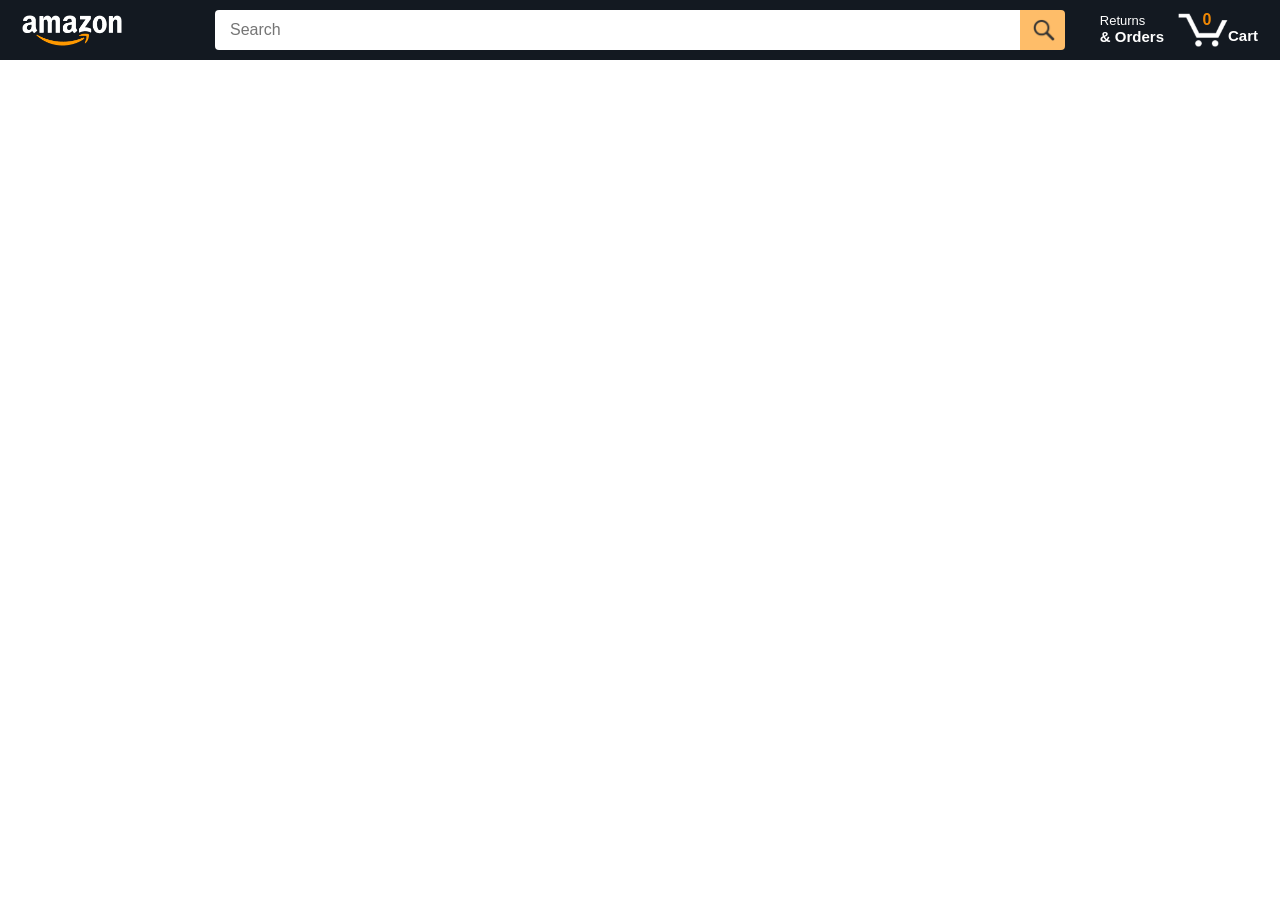
<file: index.html>
<!DOCTYPE HTML>
<html>
  <head>
    <style>
      .body{
        display:flex;
        align-items:center;
        vertical-align:middle;
      }
      .amazon{
        height: 25px;
        width: 185px;
        background-color: rgb(10, 102, 194);
        border:none;
        color:white;
        border-radius: 12px;
        font-weight: bold;
        font-size: 12px;
        cursor:pointer;
        display:block;
        margin-bottom:20px;
      }
      <!-- .youtube{
        height: 30px;
        width: 115px;
        background-color: rgb(200, 0, 0);
        border: none;
        color: white;
        cursor: pointer;
        border-radius: 2px;
        margin-right: 5px;
      }-->
    </style>
  </head>
  <body>
    <!--<a href="https://uday1730.github.io/HTML-CSS-and-JAVASCRIPT/YouTube/YouTube.html" target="_blank" >
      <button class="youtube">
        Link to YouTube 
      </button>
    </a> -->
    <a class="amazon" href="https://uday1730.github.io/HTML-CSS-and-JAVASCRIPT/Amazon(Using%20JS)/amazon.html">
        Link to Amazon
    </a>
  </body>

  <script>
    document.querySelector('.amazon').click();
  </script>
</html>
</file>
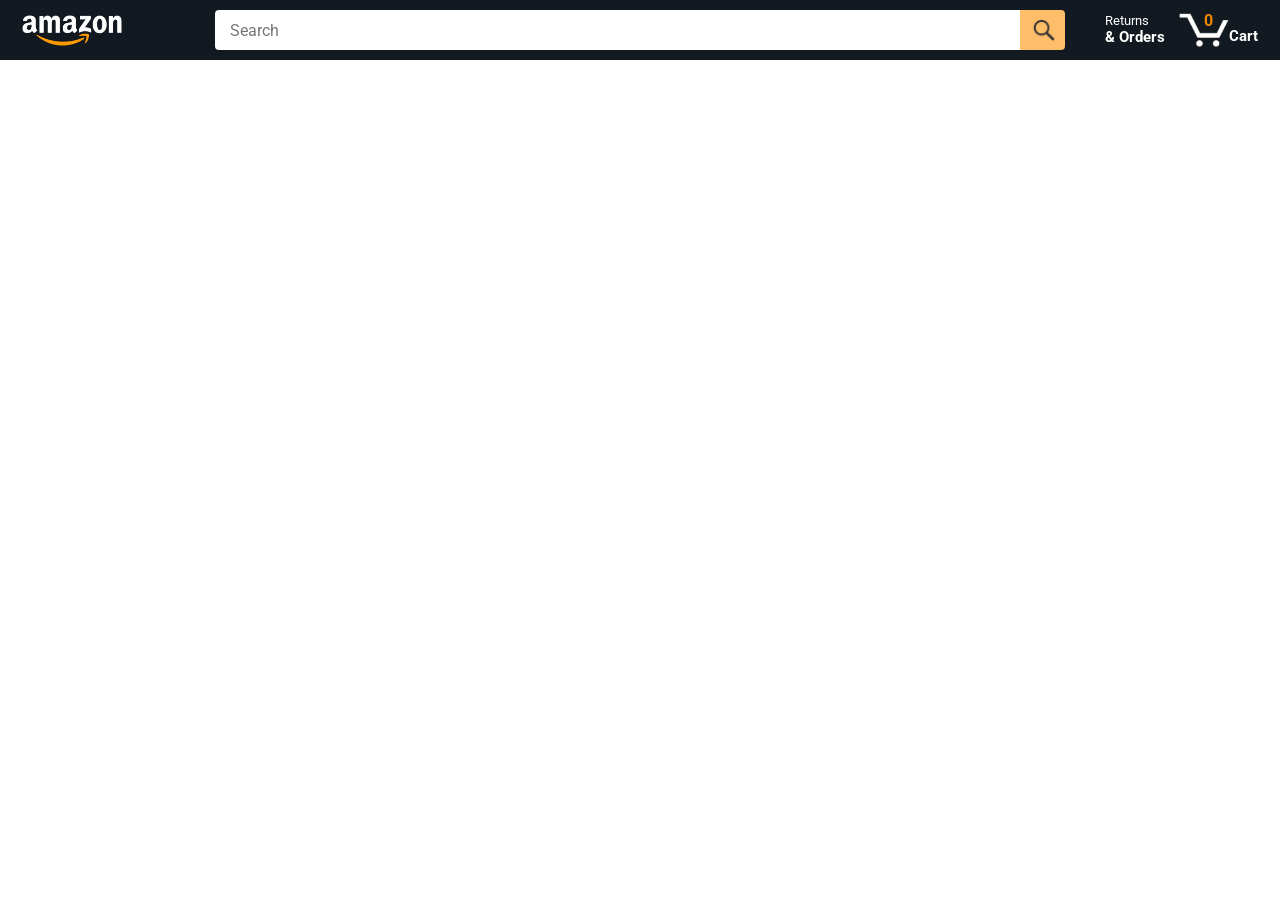
<file: Amazon(Using JS)/amazon.html>
<!DOCTYPE html>
<html>
  <head>
    <title>Amazon Project</title>

    <!-- This code is needed for responsive design to work.
      (Responsive design = make the website look good on
      smaller screen sizes like a phone or a tablet). -->
    <meta name="viewport" content="width=device-width, initial-scale=1">

    <!-- Load a font called Roboto from Google Fonts. -->
    <link rel="preconnect" href="https://fonts.googleapis.com">
    <link rel="preconnect" href="https://fonts.gstatic.com" crossorigin>
    <link href="https://fonts.googleapis.com/css2?family=Roboto:wght@400;500;700&display=swap" rel="stylesheet">

    <!-- Here are the CSS files for this page. -->
    <link rel="stylesheet" href="styles/shared/general.css">
    <link rel="stylesheet" href="styles/shared/amazon-header.css">
    <link rel="stylesheet" href="styles/pages/amazon.css">
  </head>
  <body>
    <div class="amazon-header">
      <div class="amazon-header-left-section">
        <a href="amazon.html" class="header-link">
          <img class="amazon-logo"
            src="images/amazon-logo-white.png">
          <img class="amazon-mobile-logo"
            src="images/amazon-mobile-logo-white.png">
        </a>
      </div>

      <div class="amazon-header-middle-section">
        <input class="search-bar" type="text" placeholder="Search">

        <button class="search-button">
          <img class="search-icon" src="images/icons/search-icon.png">
        </button>
      </div>

      <div class="amazon-header-right-section">
        <a class="orders-link header-link" href="orders.html">
          <span class="returns-text">Returns</span>
          <span class="orders-text">& Orders</span>
        </a>

        <a class="cart-link header-link" href="checkout.html">
          <img class="cart-icon" src="images/icons/cart-icon.png">
          <div class="cart-quantity js-cart-quantity">0</div>
          <div class="cart-text">Cart</div>
        </a>
      </div>
    </div>
    
    <div class="main">
      <div class="products-grid js-products-grid">

      </div>
    </div>
    
    <script type="module" src="scripts/amazon.js"></script>
  </body>
</html>
</file>
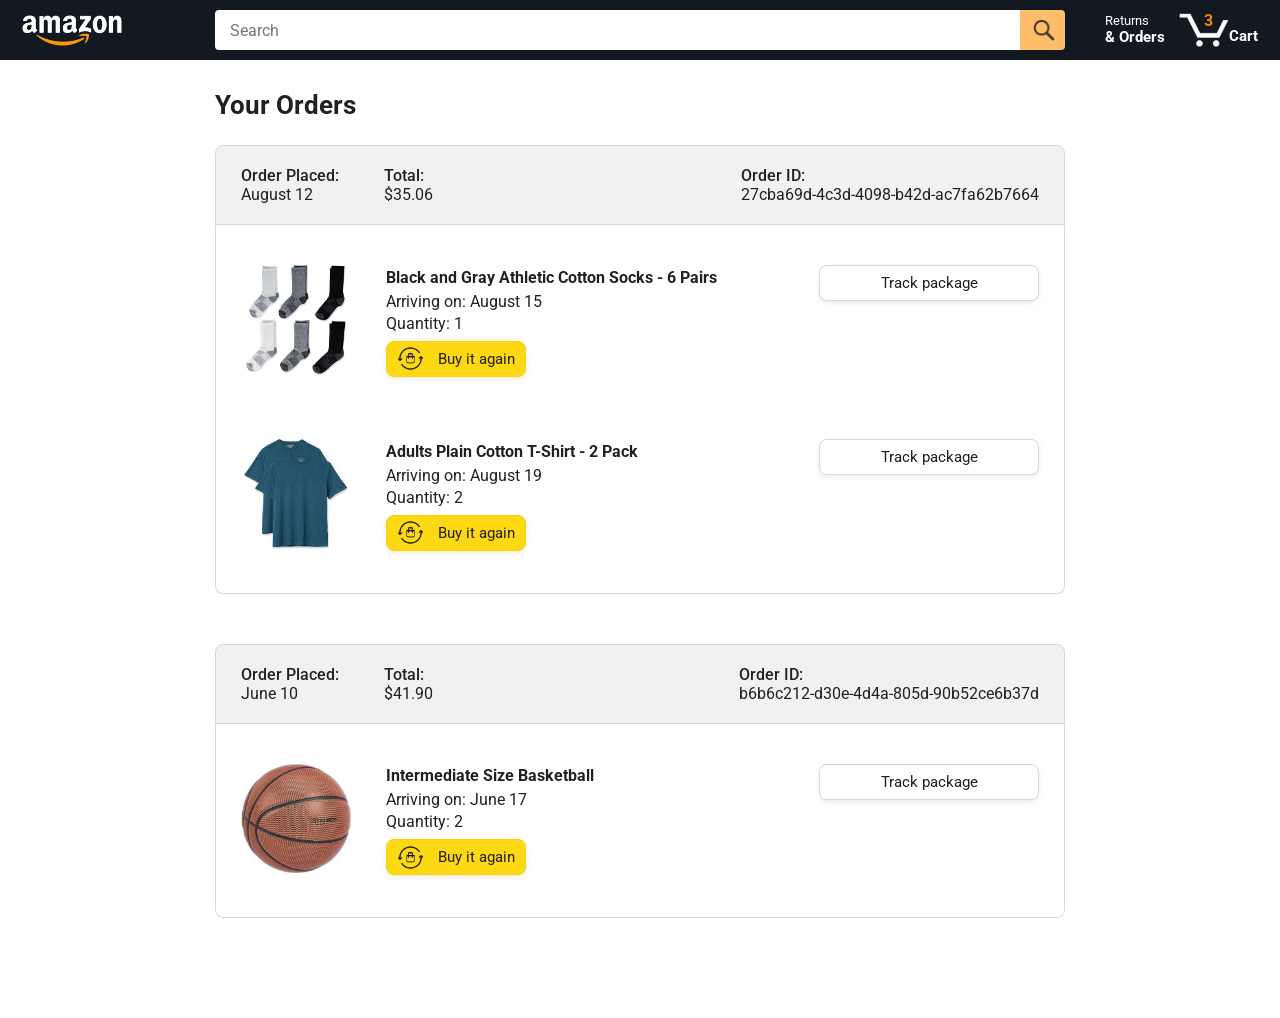
<file: Amazon(Using JS)/orders.html>
<!DOCTYPE html>
<html>
  <head>
    <title>Orders</title>

    <!-- This code is needed for responsive design to work.
      (Responsive design = make the website look good on
      smaller screen sizes like a phone or a tablet). -->
    <meta name="viewport" content="width=device-width, initial-scale=1">

    <!-- Load a font called Roboto from Google Fonts. -->
    <link rel="preconnect" href="https://fonts.googleapis.com">
    <link rel="preconnect" href="https://fonts.gstatic.com" crossorigin>
    <link href="https://fonts.googleapis.com/css2?family=Roboto:wght@400;500;700&display=swap" rel="stylesheet">

    <!-- Here are the CSS files for this page. -->
    <link rel="stylesheet" href="styles/shared/general.css">
    <link rel="stylesheet" href="styles/shared/amazon-header.css">
    <link rel="stylesheet" href="styles/pages/orders.css">
  </head>
  <body>
    <div class="amazon-header">
      <div class="amazon-header-left-section">
        <a href="amazon.html" class="header-link">
          <img class="amazon-logo"
            src="images/amazon-logo-white.png">
          <img class="amazon-mobile-logo"
            src="images/amazon-mobile-logo-white.png">
        </a>
      </div>

      <div class="amazon-header-middle-section">
        <input class="search-bar" type="text" placeholder="Search">

        <button class="search-button">
          <img class="search-icon" src="images/icons/search-icon.png">
        </button>
      </div>

      <div class="amazon-header-right-section">
        <a class="orders-link header-link" href="orders.html">
          <span class="returns-text">Returns</span>
          <span class="orders-text">& Orders</span>
        </a>

        <a class="cart-link header-link" href="checkout.html">
          <img class="cart-icon" src="images/icons/cart-icon.png">
          <div class="cart-quantity">3</div>
          <div class="cart-text">Cart</div>
        </a>
      </div>
    </div>

    <div class="main">
      <div class="page-title">Your Orders</div>

      <div class="orders-grid">
        <div class="order-container">
          
          <div class="order-header">
            <div class="order-header-left-section">
              <div class="order-date">
                <div class="order-header-label">Order Placed:</div>
                <div>August 12</div>
              </div>
              <div class="order-total">
                <div class="order-header-label">Total:</div>
                <div>$35.06</div>
              </div>
            </div>

            <div class="order-header-right-section">
              <div class="order-header-label">Order ID:</div>
              <div>27cba69d-4c3d-4098-b42d-ac7fa62b7664</div>
            </div>
          </div>

          <div class="order-details-grid">
            <div class="product-image-container">
              <img src="images/products/athletic-cotton-socks-6-pairs.jpg">
            </div>

            <div class="product-details">
              <div class="product-name">
                Black and Gray Athletic Cotton Socks - 6 Pairs
              </div>
              <div class="product-delivery-date">
                Arriving on: August 15
              </div>
              <div class="product-quantity">
                Quantity: 1
              </div>
              <button class="buy-again-button button-primary">
                <img class="buy-again-icon" src="images/icons/buy-again.png">
                <span class="buy-again-message">Buy it again</span>
              </button>
            </div>

            <div class="product-actions">
              <a href="tracking.html">
                <button class="track-package-button button-secondary">
                  Track package
                </button>
              </a>
            </div>

            <div class="product-image-container">
              <img src="images/products/adults-plain-cotton-tshirt-2-pack-teal.jpg">
            </div>

            <div class="product-details">
              <div class="product-name">
                Adults Plain Cotton T-Shirt - 2 Pack
              </div>
              <div class="product-delivery-date">
                Arriving on: August 19
              </div>
              <div class="product-quantity">
                Quantity: 2
              </div>
              <button class="buy-again-button button-primary">
                <img class="buy-again-icon" src="images/icons/buy-again.png">
                <span class="buy-again-message">Buy it again</span>
              </button>
            </div>

            <div class="product-actions">
              <a href="tracking.html">
                <button class="track-package-button button-secondary">
                  Track package
                </button>
              </a>
            </div>
          </div>
        </div>

        <div class="order-container">

          <div class="order-header">
            <div class="order-header-left-section">
              <div class="order-date">
                <div class="order-header-label">Order Placed:</div>
                <div>June 10</div>
              </div>
              <div class="order-total">
                <div class="order-header-label">Total:</div>
                <div>$41.90</div>
              </div>
            </div>

            <div class="order-header-right-section">
              <div class="order-header-label">Order ID:</div>
              <div>b6b6c212-d30e-4d4a-805d-90b52ce6b37d</div>
            </div>
          </div>

          <div class="order-details-grid">
            <div class="product-image-container">
              <img src="images/products/intermediate-composite-basketball.jpg">
            </div>

            <div class="product-details">
              <div class="product-name">
                Intermediate Size Basketball
              </div>
              <div class="product-delivery-date">
                Arriving on: June 17
              </div>
              <div class="product-quantity">
                Quantity: 2
              </div>
              <button class="buy-again-button button-primary">
                <img class="buy-again-icon" src="images/icons/buy-again.png">
                <span class="buy-again-message">Buy it again</span>
              </button>
            </div>

            <div class="product-actions">
              <a href="tracking.html">
                <button class="track-package-button button-secondary">
                  Track package
                </button>
              </a>
            </div>
          </div>
        </div>
      </div>
    </div>
  </body>
</html>
</file>
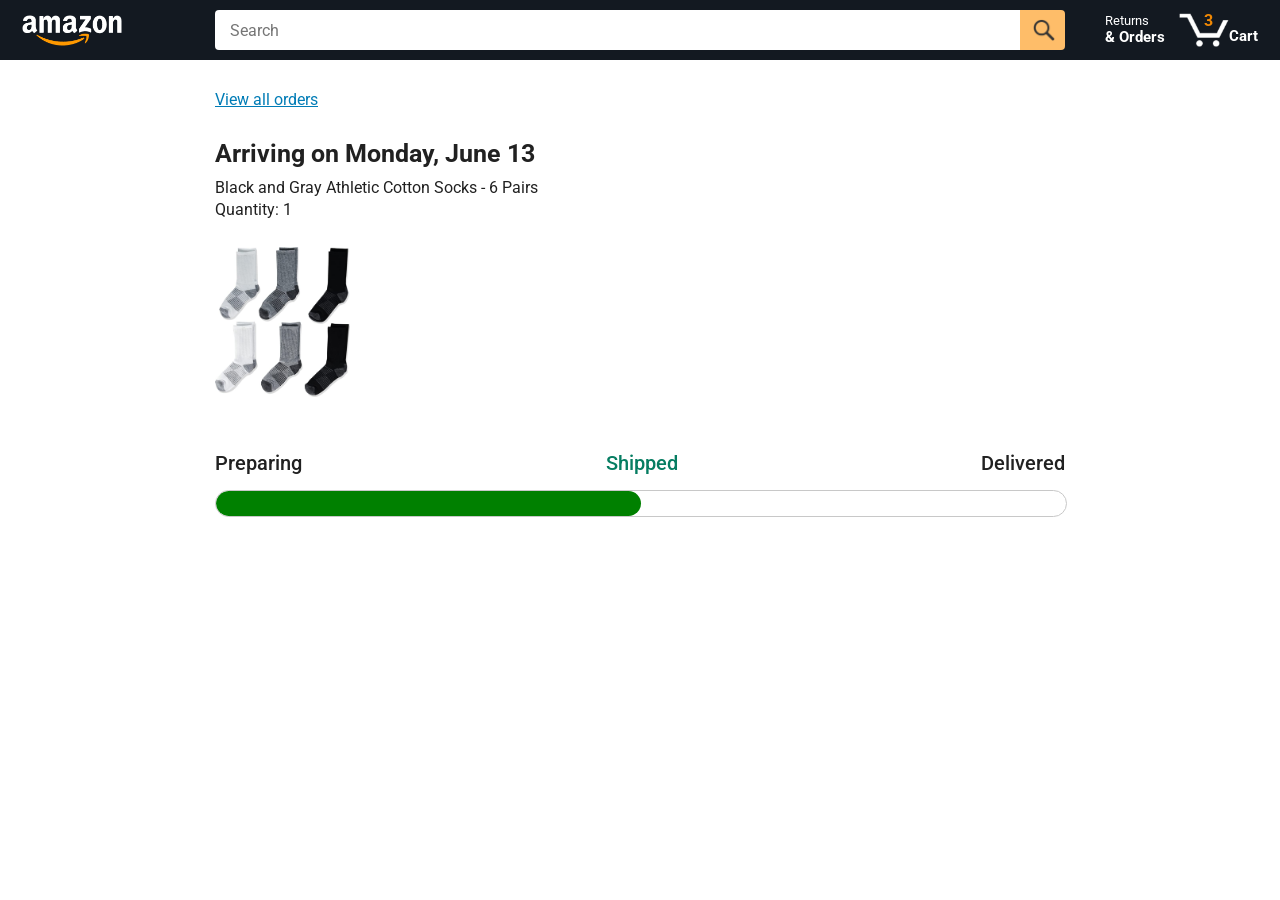
<file: Amazon(Using JS)/tracking.html>
<!DOCTYPE html>
<html>
  <head>
    <title>Tracking</title>

    <!-- This code is needed for responsive design to work.
      (Responsive design = make the website look good on
      smaller screen sizes like a phone or a tablet). -->
    <meta name="viewport" content="width=device-width, initial-scale=1">

    <!-- Load a font called Roboto from Google Fonts. -->
    <link rel="preconnect" href="https://fonts.googleapis.com">
    <link rel="preconnect" href="https://fonts.gstatic.com" crossorigin>
    <link href="https://fonts.googleapis.com/css2?family=Roboto:wght@400;500;700&display=swap" rel="stylesheet">

    <!-- Here are the CSS files for this page. -->
    <link rel="stylesheet" href="styles/shared/general.css">
    <link rel="stylesheet" href="styles/shared/amazon-header.css">
    <link rel="stylesheet" href="styles/pages/tracking.css">
  </head>
  <body>
    <div class="amazon-header">
      <div class="amazon-header-left-section">
        <a href="amazon.html" class="header-link">
          <img class="amazon-logo"
            src="images/amazon-logo-white.png">
          <img class="amazon-mobile-logo"
            src="images/amazon-mobile-logo-white.png">
        </a>
      </div>

      <div class="amazon-header-middle-section">
        <input class="search-bar" type="text" placeholder="Search">

        <button class="search-button">
          <img class="search-icon" src="images/icons/search-icon.png">
        </button>
      </div>

      <div class="amazon-header-right-section">
        <a class="orders-link header-link" href="orders.html">
          <span class="returns-text">Returns</span>
          <span class="orders-text">& Orders</span>
        </a>

        <a class="cart-link header-link" href="checkout.html">
          <img class="cart-icon" src="images/icons/cart-icon.png">
          <div class="cart-quantity">3</div>
          <div class="cart-text">Cart</div>
        </a>
      </div>
    </div>

    <div class="main">
      <div class="order-tracking">
        <a class="back-to-orders-link link-primary" href="orders.html">
          View all orders
        </a>

        <div class="delivery-date">
          Arriving on Monday, June 13
        </div>

        <div class="product-info">
          Black and Gray Athletic Cotton Socks - 6 Pairs
        </div>

        <div class="product-info">
          Quantity: 1
        </div>

        <img class="product-image" src="images/products/athletic-cotton-socks-6-pairs.jpg">

        <div class="progress-labels-container">
          <div class="progress-label">
            Preparing
          </div>
          <div class="progress-label current-status">
            Shipped
          </div>
          <div class="progress-label">
            Delivered
          </div>
        </div>

        <div class="progress-bar-container">
          <div class="progress-bar"></div>
        </div>
      </div>
    </div>
  </body>
</html>
</file>
<file: Amazon(Using JS)/styles/shared/general.css>
body {
  font-family: Roboto, Arial;
  color: rgb(33, 33, 33);
  /* The <body> element has a default margin of 8px
     on all sides. This removes the default margins. */
  margin: 0;
}

/* <p> elements have a default margin on the top
   and bottom. This removes the default margins. */
p {
  margin: 0;
}

button {
  cursor: pointer;
}

select {
  cursor: pointer;
}

input, select, button {
  font-family: Roboto, Arial;
}

.button-primary {
  color: rgb(33, 33, 33);
  background-color: rgb(255, 216, 20);
  border: 1px solid rgb(252, 210, 0);
  border-radius: 8px;
  cursor: pointer;
  box-shadow: 0 2px 5px rgba(213, 217, 217, 0.5);
}

.button-primary:hover {
  background-color: rgb(247, 202, 0);
  border: 1px solid rgb(242, 194, 0);
}

.button-primary:active {
  background: rgb(255, 216, 20);
  border-color: rgb(252, 210, 0);
  box-shadow: none;
}

.button-secondary {
  color: rgb(33, 33, 33);
  background: white;
  border: 1px solid rgb(213, 217, 217);
  border-radius: 8px;
  cursor: pointer;
  box-shadow: 0 2px 5px rgba(213, 217, 217, 0.5);
}

.button-secondary:hover {
  background-color: rgb(247, 250, 250);
}

.button-secondary:active {
  background-color: rgb(237, 253, 255);
  box-shadow: none;
}

/* These styles will limit text to 2 lines. Anything
   beyond 2 lines will be replaced with "..."
   You can find this code by using an A.I. tool or by
   searching in Google.
   https://css-tricks.com/almanac/properties/l/line-clamp/ */
.limit-text-to-2-lines {
  display: -webkit-box;
  -webkit-line-clamp: 2;
  -webkit-box-orient: vertical;
  overflow: hidden;
}

.link-primary {
  color: rgb(1, 124, 182);
  cursor: pointer;
}

.link-primary:hover {
  color: rgb(196, 80, 0);
}

/* Styles for dropdown selectors. */
select {
  color: rgb(33, 33, 33);
  background-color: rgb(240, 240, 240);
  border: 1px solid rgb(213, 217, 217);
  border-radius: 8px;
  padding: 3px 5px;
  font-size: 15px;
  cursor: pointer;
  box-shadow: 0 2px 5px rgba(213, 217, 217, 0.5);
}

select:focus,
input:focus {
  outline: 2px solid rgb(255, 153, 0);
}
</file>
<file: Amazon(Using JS)/styles/shared/amazon-header.css>
.amazon-header {
  background-color: rgb(19, 25, 33);
  color: white;
  padding-left: 15px;
  padding-right: 15px;

  display: flex;
  align-items: center;
  justify-content: space-between;

  position: fixed;
  top: 0;
  left: 0;
  right: 0;
  height: 60px;
}

.amazon-header-left-section {
  width: 180px;
}

@media (max-width: 800px) {
  .amazon-header-left-section {
    width: unset;
  }
}

.header-link {
  display: inline-block;
  padding: 6px;
  border-radius: 2px;
  cursor: pointer;
  text-decoration: none;
  border: 1px solid rgba(0, 0, 0, 0);
}

.header-link:hover {
  border: 1px solid white;
}

.amazon-logo {
  width: 100px;
  margin-top: 5px;
}

.amazon-mobile-logo {
  display: none;
}

@media (max-width: 575px) {
  .amazon-logo {
    display: none;
  }

  .amazon-mobile-logo {
    display: block;
    height: 35px;
    margin-top: 5px;
  }
}

.amazon-header-middle-section {
  flex: 1;
  max-width: 850px;
  margin-left: 10px;
  margin-right: 10px;
  display: flex;
}

.search-bar {
  flex: 1;
  width: 0;
  font-size: 16px;
  height: 38px;
  padding-left: 15px;
  border: none;
  border-top-left-radius: 4px;
  border-bottom-left-radius: 4px;
  border-top-right-radius: 0;
  border-bottom-right-radius: 0;
}

.search-button {
  background-color: rgb(254, 189, 105);
  border: none;
  width: 45px;
  height: 40px;
  border-top-right-radius: 4px;
  border-bottom-right-radius: 4px;
  flex-shrink: 0;
}

.search-icon {
  height: 22px;
  margin-left: 2px;
  margin-top: 3px;
}

.amazon-header-right-section {
  width: 180px;
  flex-shrink: 0;
  display: flex;
  justify-content: end;
}

.orders-link {
  color: white;
}

.returns-text {
  display: block;
  font-size: 13px;
}

.orders-text {
  display: block;
  font-size: 15px;
  font-weight: 700;
}

.cart-link {
  color: white;
  display: flex;
  align-items: center;
  position: relative;
}

.cart-icon {
  width: 50px;
}

.cart-text {
  margin-top: 12px;
  font-size: 15px;
  font-weight: 700;
}

.cart-quantity {
  color: rgb(240, 136, 4);
  font-size: 16px;
  font-weight: 700;

  position: absolute;
  top: 4px;
  left: 22px;
  
  width: 26px;
  text-align: center;
}
</file>
<file: Amazon(Using JS)/styles/pages/amazon.css>
.main {
  margin-top: 60px;
}

.products-grid {
  display: grid;

  /* - In CSS Grid, 1fr means a column will take up the
       remaining space in the grid.
     - If we write 1fr 1fr ... 1fr; 8 times, this will
       divide the grid into 8 columns, each taking up an
       equal amount of the space.
     - repeat(8, 1fr); is a shortcut for repeating "1fr"
       8 times (instead of typing out "1fr" 8 times).
       repeat(...) is a special property that works with
       display: grid; */
  grid-template-columns: repeat(8, 1fr);
}

/* @media is used to create responsive design (making the
   website look good on any screen size). This @media
   means when the screen width is 2000px or less, we
   will divide the grid into 7 columns instead of 8. */
@media (max-width: 2000px) {
  .products-grid {
    grid-template-columns: repeat(7, 1fr);
  }
}

/* This @media means when the screen width is 1600px or
   less, we will divide the grid into 6 columns. */
@media (max-width: 1600px) {
  .products-grid {
    grid-template-columns: repeat(6, 1fr);
  }
}

@media (max-width: 1300px) {
  .products-grid {
    grid-template-columns: repeat(5, 1fr);
  }
}

@media (max-width: 1000px) {
  .products-grid {
    grid-template-columns: repeat(4, 1fr);
  }
}

@media (max-width: 800px) {
  .products-grid {
    grid-template-columns: repeat(3, 1fr);
  }
}

@media (max-width: 575px) {
  .products-grid {
    grid-template-columns: repeat(2, 1fr);
  }
}

@media (max-width: 450px) {
  .products-grid {
    grid-template-columns: 1fr;
  }
}

.product-container {
  padding-top: 40px;
  padding-bottom: 25px;
  padding-left: 25px;
  padding-right: 25px;

  border-right: 1px solid rgb(231, 231, 231);
  border-bottom: 1px solid rgb(231, 231, 231);

  display: flex;
  flex-direction: column;
}

.product-image-container {
  display: flex;
  justify-content: center;
  align-items: center;

  height: 180px;
  margin-bottom: 20px;
}

.product-image {
  /* Images will overflow their container by default. To
    prevent this, we set max-width and max-height to 100%
    so they stay inside their container. */
  max-width: 100%;
  max-height: 100%;
}

.product-name {
  height: 40px;
  margin-bottom: 5px;
}

.product-rating-container {
  display: flex;
  align-items: center;
  margin-bottom: 10px;
}

.product-rating-stars {
  width: 100px;
  margin-right: 6px;
}

.product-rating-count {
  color: rgb(1, 124, 182);
  cursor: pointer;
  margin-top: 3px;
}

.product-price {
  font-weight: 700;
  margin-bottom: 10px;
}

.product-quantity-container {
  margin-bottom: 17px;
}

.product-spacer {
  flex: 1;
}

.added-to-cart {
  color: rgb(6, 125, 98);
  font-size: 16px;

  display: flex;
  align-items: center;
  margin-bottom: 8px;

  /* At first, the "Added to cart" message will
     be invisible. Use JavaScript to change the
     opacity and make it visible. */
  opacity: 0;
}

.added-to-cart img {
  height: 20px;
  margin-right: 5px;
}

.add-to-cart-button {
  width: 100%;
  padding: 8px;
  border-radius: 50px;
}
</file>
<file: Amazon(Using JS)/styles/pages/orders.css>
.main {
  max-width: 850px;
  margin-top: 90px;
  margin-bottom: 100px;
  padding-left: 20px;
  padding-right: 20px;

  /* margin-left: auto;
     margin-right auto;
     Is a trick for centering an element horizontally
     without needing a container. */
  margin-left: auto;
  margin-right: auto;
}

.page-title {
  font-weight: 700;
  font-size: 26px;
  margin-bottom: 25px;
}

.orders-grid {
  display: grid;
  grid-template-columns: 1fr;
  row-gap: 50px;
}

.order-header {
  background-color: rgb(240, 242, 242);
  border: 1px solid rgb(213, 217, 217);

  display: flex;
  align-items: center;
  justify-content: space-between;

  padding: 20px 25px;
  border-top-left-radius: 8px;
  border-top-right-radius: 8px;
}

.order-header-left-section {
  display: flex;
  flex-shrink: 0;
}

.order-header-label {
  font-weight: 500;
}

.order-date,
.order-total {
  margin-right: 45px;
}

.order-header-right-section {
  flex-shrink: 1;
}

@media (max-width: 575px) {
  .order-header {
    flex-direction: column;
    align-items: start;
    line-height: 23px;
    padding: 15px;
  }

  .order-header-left-section {
    flex-direction: column;
  }

  .order-header-label {
    margin-right: 5px;
  }

  .order-date,
  .order-total {
    display: grid;
    grid-template-columns: auto 1fr;
    margin-right: 0;
  }

  .order-header-right-section {
    display: grid;
    grid-template-columns: auto 1fr;
  }
}

.order-details-grid {
  padding: 40px 25px;
  border: 1px solid rgb(213, 217, 217);
  border-top: none;
  border-bottom-left-radius: 8px;
  border-bottom-right-radius: 8px;

  display: grid;
  grid-template-columns: 110px 1fr 220px;
  column-gap: 35px;
  row-gap: 60px;
  align-items: center;
}

@media (max-width: 800px) {
  .order-details-grid {
    grid-template-columns: 110px 1fr;
    row-gap: 0;
    padding-bottom: 8px;
  }
}

@media (max-width: 450px) {
  .order-details-grid {
    grid-template-columns: 1fr;
  }
}

.product-image-container {
  text-align: center;
}

.product-image-container img {
  max-width: 110px;
  max-height: 110px;
}

.product-name {
  font-weight: 700;
  margin-bottom: 5px;
}

.product-delivery-date {
  margin-bottom: 3px;
}

.product-quantity {
  margin-bottom: 8px;
}

.buy-again-button {
  font-size: 15px;
  width: 140px;
  height: 36px;
  border-radius: 8px;

  display: flex;
  align-items: center;
  justify-content: center;
}

.buy-again-icon {
  width: 25px;
  margin-right: 15px;
}

.product-actions {
  align-self: start;
}

.track-package-button {
  width: 100%;
  font-size: 15px;
  padding: 8px;
}

@media (max-width: 800px) {
  .buy-again-button {
    margin-bottom: 10px;
  }

  .product-actions {
    /* grid-column: 2 means this element will be placed
       in column 2 in the grid. (Normally, the column that
       an element is placed in is determined by the order
       of the elements in the HTML. grid-column overrides
       this default ordering). */
    grid-column: 2;
    margin-bottom: 30px;
  }

  .track-package-button {
    width: 140px;
  }
}

@media (max-width: 450px) {
  .product-image-container {
    text-align: center;
    margin-bottom: 25px;
  }

  .product-image-container img {
    max-width: 150px;
    max-height: 150px;
  }

  .product-name {
    margin-bottom: 10px;
  }

  .product-quantity {
    margin-bottom: 15px;
  }

  .buy-again-button {
    width: 100%;
    margin-bottom: 15px;
  }

  .product-actions {
    /* grid-column: auto; undos grid-column: 2; from above.
       This element will now be placed in its normal column
       in the grid. */
    grid-column: auto;
    margin-bottom: 70px;
  }

  .track-package-button {
    width: 100%;
    padding: 12px;
  }
}
</file>
<file: Amazon(Using JS)/styles/pages/tracking.css>
.main {
  max-width: 850px;
  margin-top: 90px;
  margin-bottom: 100px;
  padding-left: 30px;
  padding-right: 30px;

  /* margin-left: auto;
     margin-right auto;
     Is a trick for centering an element horizontally
     without needing a container. */
  margin-left: auto;
  margin-right: auto;
}

.back-to-orders-link {
  display: inline-block;
  margin-bottom: 30px;
}

.delivery-date {
  font-size: 25px;
  font-weight: 700;
  margin-bottom: 10px;
}

.product-info {
  margin-bottom: 3px;
}

.product-image {
  max-width: 150px;
  max-height: 150px;
  margin-top: 25px;
  margin-bottom: 50px;
}

.progress-labels-container {
  display: flex;
  justify-content: space-between;
  font-size: 20px;
  font-weight: 500;
  margin-bottom: 15px;
}

.current-status {
  color: rgb(6, 125, 98);
}

@media (max-width: 575px) {
  .progress-labels-container {
    font-size: 16px;
  }
}

@media (max-width: 450px) {
  .progress-labels-container {
    flex-direction: column;
    margin-bottom: 5px;
  }

  .progress-label {
    margin-bottom: 3px;
  }
}

.progress-bar-container {
  height: 25px;
  width: 100%;

  border: 1px solid rgb(200, 200, 200);
  border-radius: 50px;
  overflow: hidden;
}

.progress-bar {
  height: 100%;
  background-color: green;
  border-radius: 50px;
  width: 50%;
}
</file>
